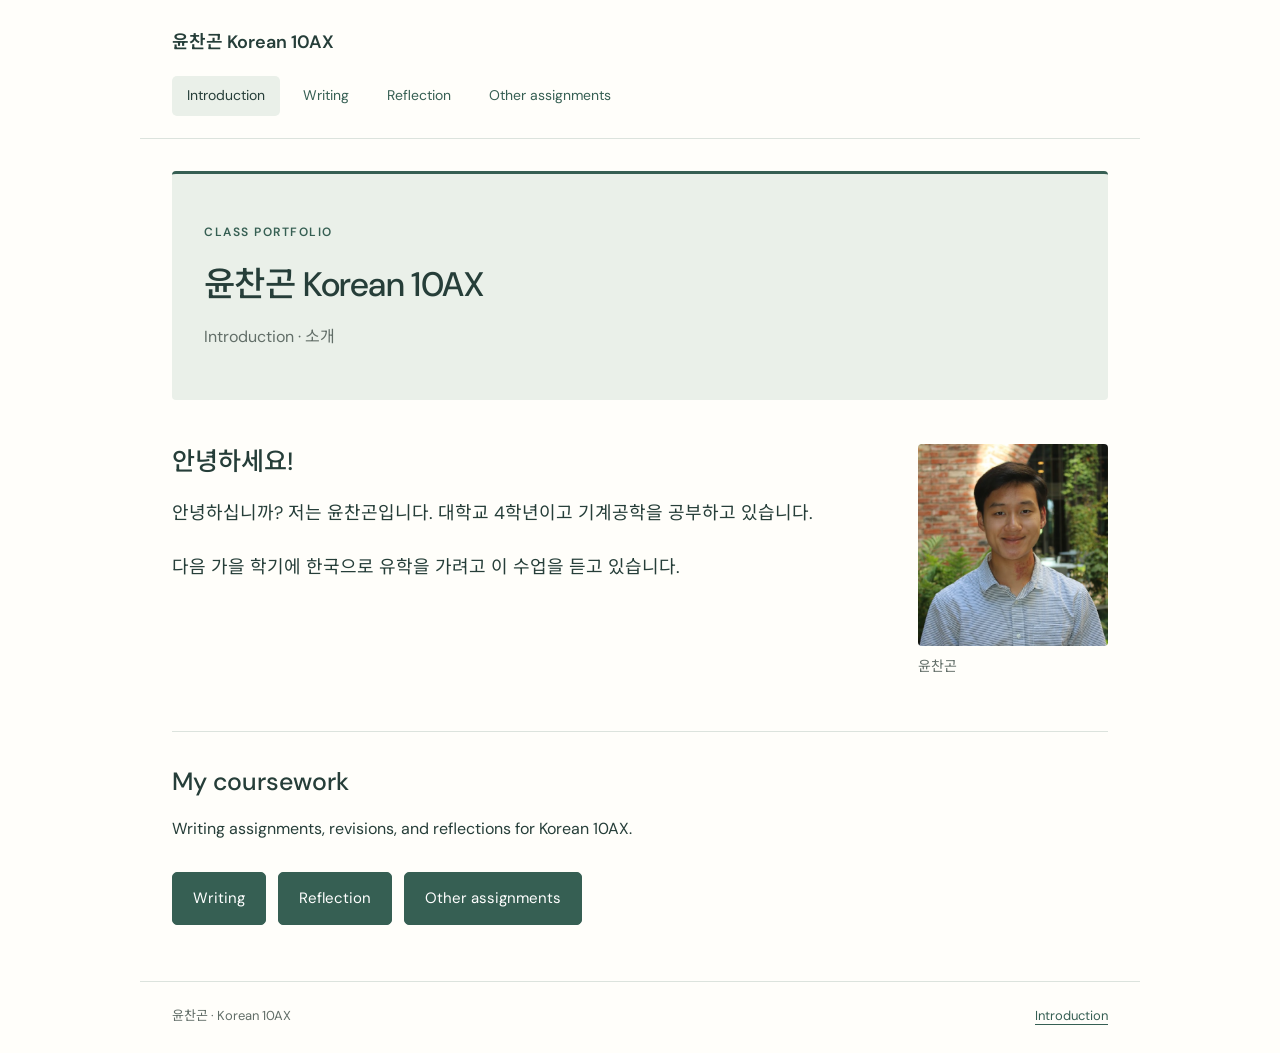
<file: index.html>
<!DOCTYPE html>
<html lang="en">
<head><meta charset="UTF-8"><meta name="viewport" content="width=device-width, initial-scale=1"><meta name="description" content="윤찬곤’s Korean 10AX class portfolio."><title>Introduction | 윤찬곤 Korean 10AX</title><link rel="stylesheet" href="design.css"></head>
<body><header><a class="brand" href="index.html">윤찬곤 Korean 10AX</a><nav aria-label="Main navigation"><a class="nav-button" href="index.html" aria-current="page">Introduction</a><a class="nav-button" href="writing.html">Writing</a><a class="nav-button" href="reflection.html">Reflection</a><a class="nav-button" href="assignments.html">Other assignments</a></nav></header>
<main><section class="hero"><p class="eyebrow">CLASS PORTFOLIO</p><h1>윤찬곤 Korean 10AX</h1><p>Introduction · 소개</p></section>
<section class="about"><figure class="portrait"><img src="images/Portrait%20of%20Chris.png" alt="Portrait of 윤찬곤" width="282" height="300"><figcaption>윤찬곤</figcaption></figure><h2>안녕하세요!</h2><div lang="ko" class="introduction"><p>안녕하십니까? 저는 윤찬곤입니다. 대학교 4학년이고 기계공학을 공부하고 있습니다.</p><p>다음 가을 학기에 한국으로 유학을 가려고 이 수업을 듣고 있습니다.</p></div></section>
<section><h2>My coursework</h2><p>Writing assignments, revisions, and reflections for Korean 10AX.</p><div class="page-buttons"><a class="button" href="writing.html">Writing</a><a class="button" href="reflection.html">Reflection</a><a class="button" href="assignments.html">Other assignments</a></div></section></main><footer><span>윤찬곤 · Korean 10AX</span><a href="index.html">Introduction</a></footer></body></html>
</file>
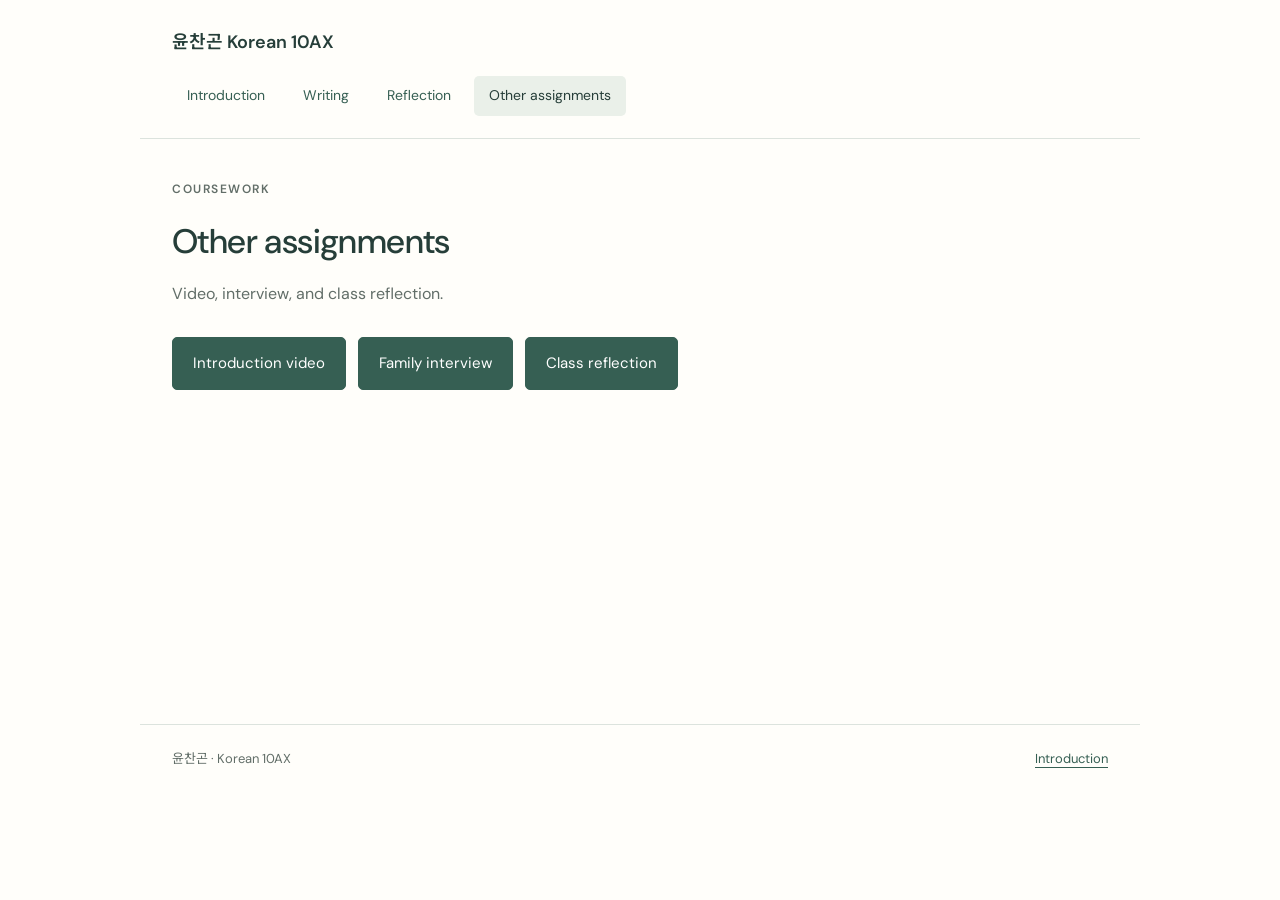
<file: assignments.html>
<!DOCTYPE html>
<html lang="en">
<head><meta charset="UTF-8"><meta name="viewport" content="width=device-width, initial-scale=1"><meta name="description" content="윤찬곤’s Korean 10AX class portfolio."><title>Other assignments | 윤찬곤 Korean 10AX</title><link rel="stylesheet" href="design.css"></head>
<body><header><a class="brand" href="index.html">윤찬곤 Korean 10AX</a><nav aria-label="Main navigation"><a class="nav-button" href="index.html">Introduction</a><a class="nav-button" href="writing.html">Writing</a><a class="nav-button" href="reflection.html">Reflection</a><a class="nav-button" href="assignments.html" aria-current="page">Other assignments</a></nav></header>
<main><section class="page-heading"><p class="eyebrow">COURSEWORK</p><h1>Other assignments</h1><p>Video, interview, and class reflection.</p></section><div class="page-buttons"><a class="button" href="video.html">Introduction video</a><a class="button" href="interview.html">Family interview</a><a class="button" href="class-reflection.html">Class reflection</a></div></main><footer><span>윤찬곤 · Korean 10AX</span><a href="index.html">Introduction</a></footer></body></html>
</file>
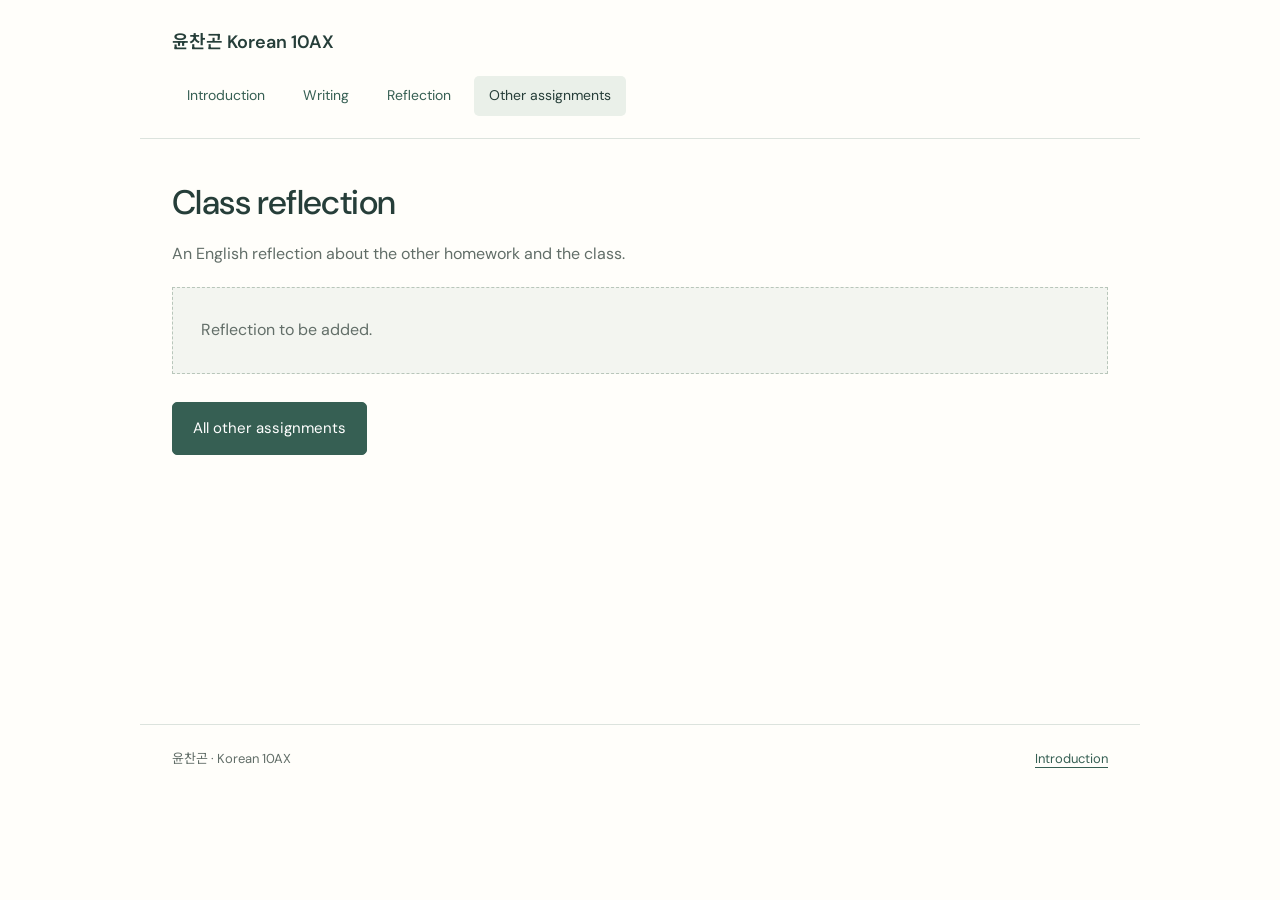
<file: class-reflection.html>
<!DOCTYPE html>
<html lang="en">
<head><meta charset="UTF-8"><meta name="viewport" content="width=device-width, initial-scale=1"><meta name="description" content="윤찬곤’s Korean 10AX class portfolio."><title>Class reflection | 윤찬곤 Korean 10AX</title><link rel="stylesheet" href="design.css"></head>
<body><header><a class="brand" href="index.html">윤찬곤 Korean 10AX</a><nav aria-label="Main navigation"><a class="nav-button" href="index.html">Introduction</a><a class="nav-button" href="writing.html">Writing</a><a class="nav-button" href="reflection.html">Reflection</a><a class="nav-button" href="assignments.html" aria-current="page">Other assignments</a></nav></header>
<main><section class="page-heading"><h1>Class reflection</h1><p>An English reflection about the other homework and the class.</p></section><section class="empty-state"><p>Reflection to be added.</p></section><div class="page-buttons"><a class="button" href="assignments.html">All other assignments</a></div></main><footer><span>윤찬곤 · Korean 10AX</span><a href="index.html">Introduction</a></footer></body></html>
</file>
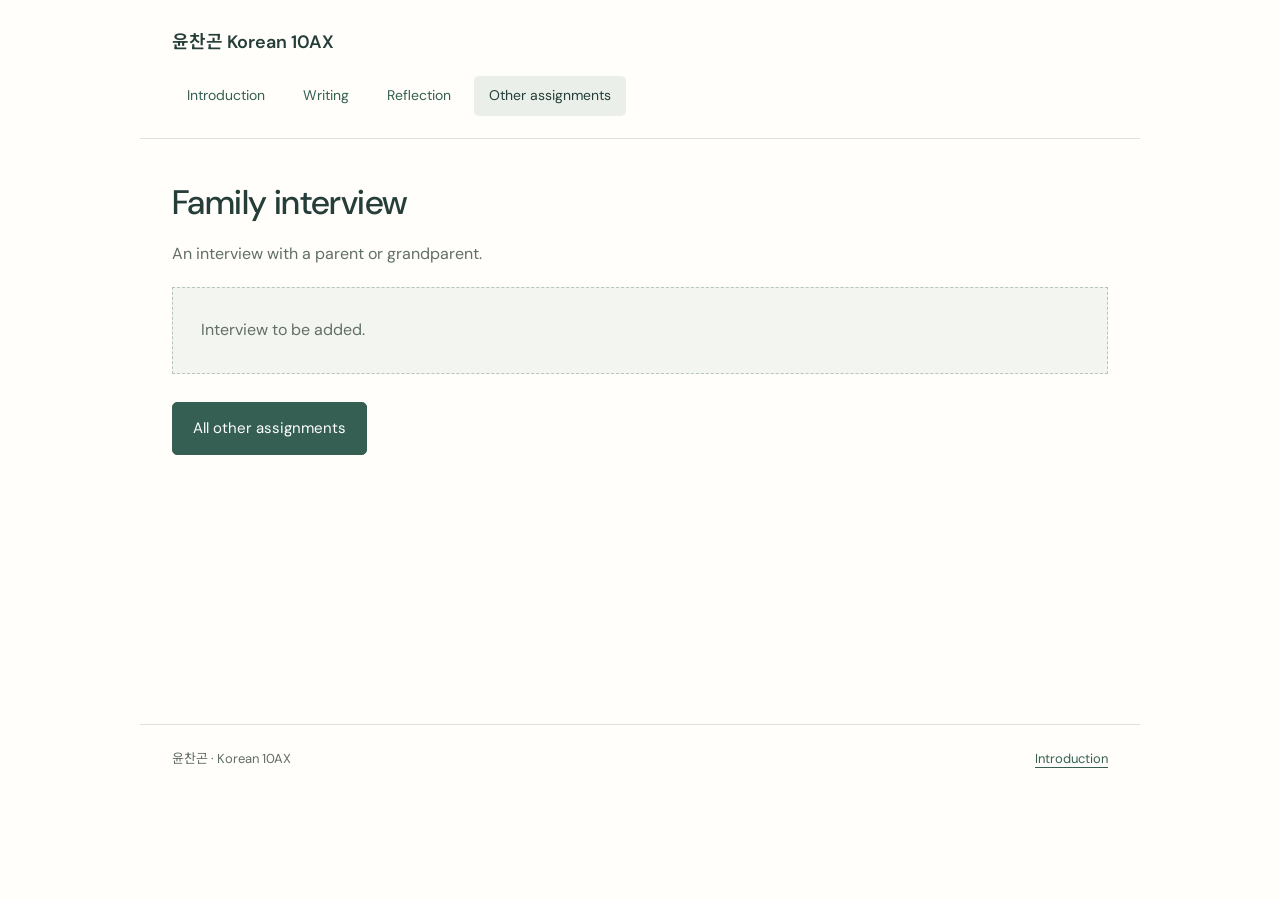
<file: interview.html>
<!DOCTYPE html>
<html lang="en">
<head><meta charset="UTF-8"><meta name="viewport" content="width=device-width, initial-scale=1"><meta name="description" content="윤찬곤’s Korean 10AX class portfolio."><title>Family interview | 윤찬곤 Korean 10AX</title><link rel="stylesheet" href="design.css"></head>
<body><header><a class="brand" href="index.html">윤찬곤 Korean 10AX</a><nav aria-label="Main navigation"><a class="nav-button" href="index.html">Introduction</a><a class="nav-button" href="writing.html">Writing</a><a class="nav-button" href="reflection.html">Reflection</a><a class="nav-button" href="assignments.html" aria-current="page">Other assignments</a></nav></header>
<main><section class="page-heading"><h1>Family interview</h1><p>An interview with a parent or grandparent.</p></section><section class="empty-state"><p>Interview to be added.</p></section><div class="page-buttons"><a class="button" href="assignments.html">All other assignments</a></div></main><footer><span>윤찬곤 · Korean 10AX</span><a href="index.html">Introduction</a></footer></body></html>
</file>
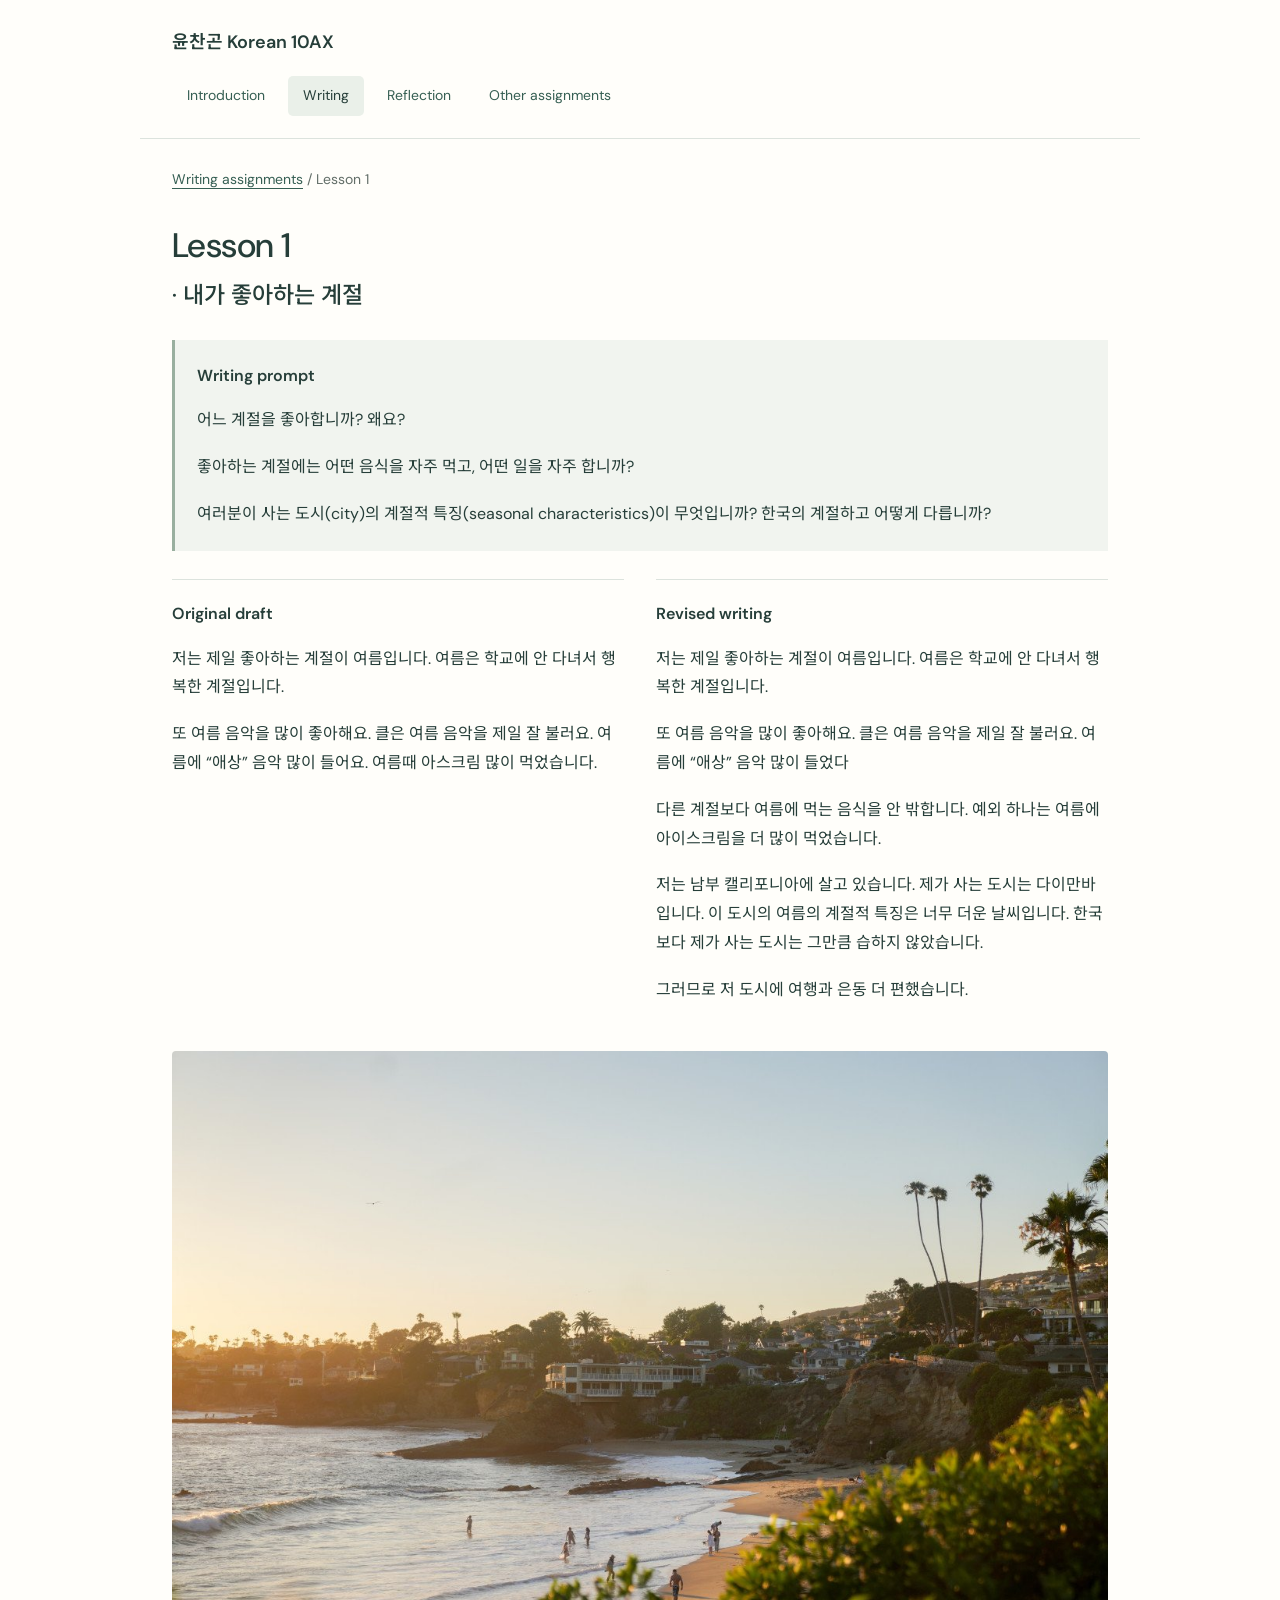
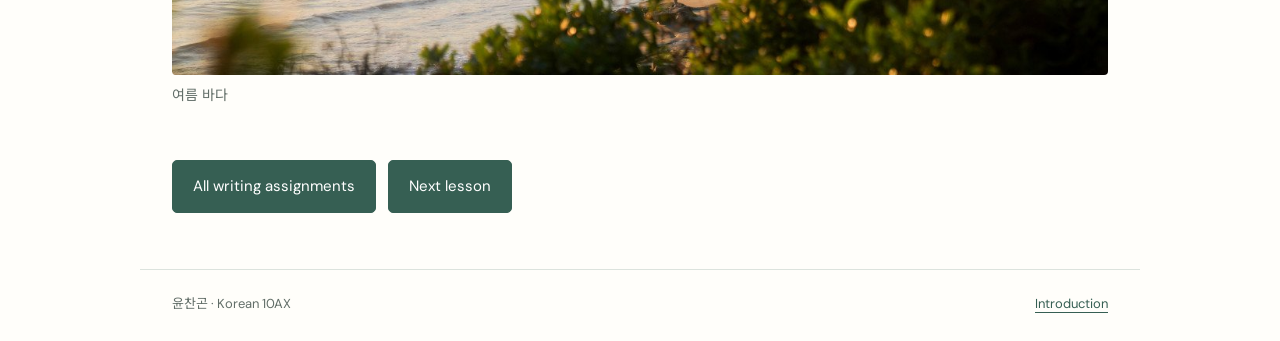
<file: lesson-1.html>
<!DOCTYPE html>
<html lang="en">
<head><meta charset="UTF-8"><meta name="viewport" content="width=device-width, initial-scale=1"><meta name="description" content="윤찬곤’s Korean 10AX class portfolio."><title>Lesson 1 | 윤찬곤 Korean 10AX</title><link rel="stylesheet" href="design.css"></head>
<body><header><a class="brand" href="index.html">윤찬곤 Korean 10AX</a><nav aria-label="Main navigation"><a class="nav-button" href="index.html">Introduction</a><a class="nav-button" href="writing.html" aria-current="page">Writing</a><a class="nav-button" href="reflection.html">Reflection</a><a class="nav-button" href="assignments.html">Other assignments</a></nav></header>
<main><p class="breadcrumb"><a href="writing.html">Writing assignments</a> / Lesson 1</p><article class="lesson" id="lesson-1">
<div class="lesson-heading"><h1>Lesson 1 <span lang="ko">· 내가 좋아하는 계절</span></h1></div>
<section class="assignment-prompt" lang="ko"><h4>Writing prompt</h4>
<p>어느 계절을 좋아합니까?  왜요?</p>
<p>좋아하는 계절에는 어떤 음식을 자주 먹고, 어떤 일을 자주 합니까?</p>
<p>여러분이 사는 도시(city)의 계절적 특징(seasonal characteristics)이 무엇입니까?  한국의 계절하고 어떻게 다릅니까?</p></section>
<div class="versions">
<section lang="ko"><h4 lang="en">Original draft</h4>
<p>저는 제일 좋아하는 계절이 여름입니다. 여름은 학교에 안 다녀서 행복한 계절입니다.</p>
<p>또 여름 음악을 많이 좋아해요. 클은 여름 음악을 제일 잘 불러요. 여름에 “애상” 음악 많이 들어요. 여름때 아스크림 많이 먹었습니다.</p></section>
<section lang="ko"><h4 lang="en">Revised writing</h4>
<p>저는 제일 좋아하는 계절이 여름입니다. 여름은 학교에 안 다녀서 행복한 계절입니다.</p>
<p>또 여름 음악을 많이 좋아해요. 클은 여름 음악을 제일 잘 불러요. 여름에 “애상” 음악 많이 들었다</p>
<p>다른 계절보다 여름에 먹는 음식을 안 밖합니다. 예외 하나는 여름에 아이스크림을 더 많이 먹었습니다.</p>
<p>저는 남부 캘리포니아에 살고 있습니다. 제가 사는 도시는 다이만바입니다. 이 도시의 여름의 계절적 특징은 너무 더운 날씨입니다. 한국보다 제가 사는 도시는 그만큼 습하지 않았습니다.</p>
<p>그러므로 저 도시에 여행과 은동 더 편했습니다.</p></section>
</div>
<figure><img src="Lesson_1_Picture.jpg" alt="A beach with palm trees and people by the ocean at sunset" width="1200" height="800" loading="lazy"><figcaption lang="ko">여름 바다</figcaption></figure>
</article><div class="page-buttons"><a class="button" href="writing.html">All writing assignments</a><a class="button" href="lesson-2.html">Next lesson</a></div></main><footer><span>윤찬곤 · Korean 10AX</span><a href="index.html">Introduction</a></footer></body></html>
</file>
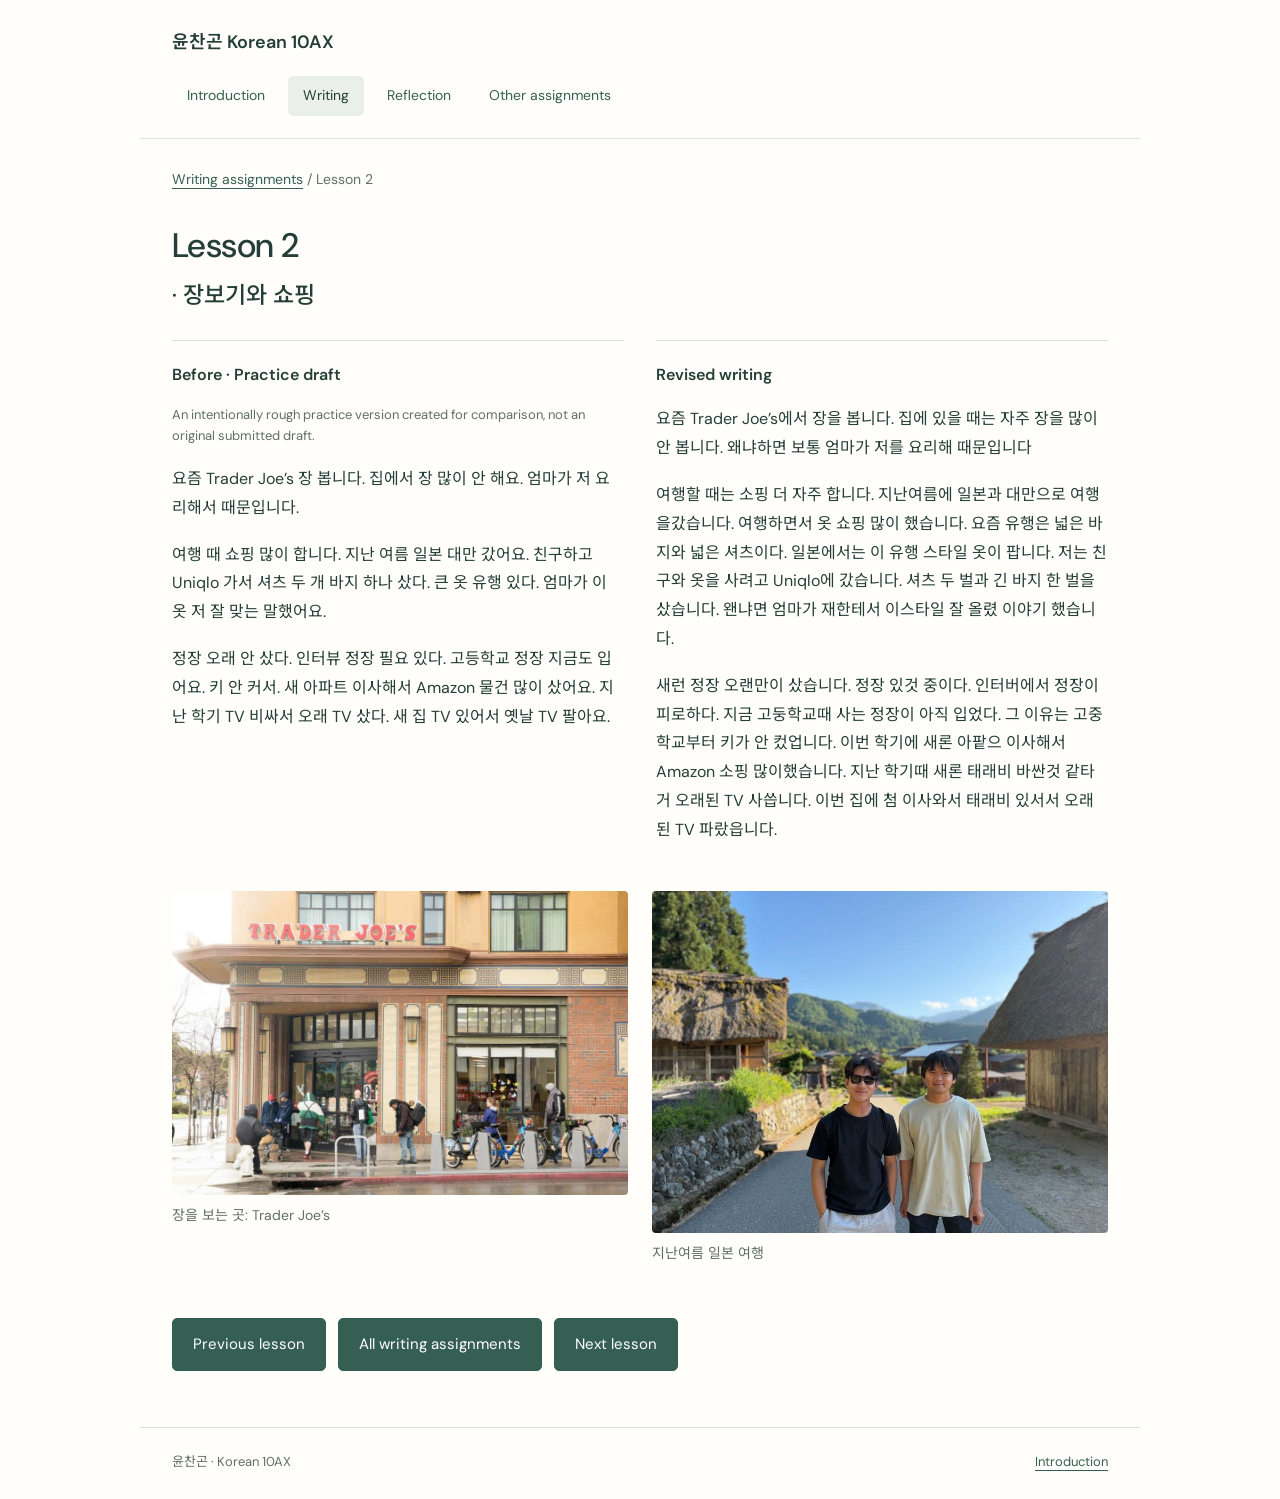
<file: lesson-2.html>
<!DOCTYPE html>
<html lang="en">
<head><meta charset="UTF-8"><meta name="viewport" content="width=device-width, initial-scale=1"><meta name="description" content="윤찬곤’s Korean 10AX class portfolio."><title>Lesson 2 | 윤찬곤 Korean 10AX</title><link rel="stylesheet" href="design.css"></head>
<body><header><a class="brand" href="index.html">윤찬곤 Korean 10AX</a><nav aria-label="Main navigation"><a class="nav-button" href="index.html">Introduction</a><a class="nav-button" href="writing.html" aria-current="page">Writing</a><a class="nav-button" href="reflection.html">Reflection</a><a class="nav-button" href="assignments.html">Other assignments</a></nav></header>
<main><p class="breadcrumb"><a href="writing.html">Writing assignments</a> / Lesson 2</p><article class="lesson" id="lesson-2"><div class="lesson-heading"><div><h1>Lesson 2 <span>· 장보기와 쇼핑</span></h1></div></div><div class="versions"><section lang="ko"><h4 lang="en">Before · Practice draft</h4><p class="draft-note" lang="en">An intentionally rough practice version created for comparison, not an original submitted draft.</p><p>요즘 Trader Joe’s 장 봅니다. 집에서 장 많이 안 해요. 엄마가 저 요리해서 때문입니다.</p><p>여행 때 쇼핑 많이 합니다. 지난 여름 일본 대만 갔어요. 친구하고 Uniqlo 가서 셔츠 두 개 바지 하나 샀다. 큰 옷 유행 있다. 엄마가 이 옷 저 잘 맞는 말했어요.</p><p>정장 오래 안 샀다. 인터뷰 정장 필요 있다. 고등학교 정장 지금도 입어요. 키 안 커서. 새 아파트 이사해서 Amazon 물건 많이 샀어요. 지난 학기 TV 비싸서 오래 TV 샀다. 새 집 TV 있어서 옛날 TV 팔아요.</p></section><section lang="ko"><h4 lang="en">Revised writing</h4><p>요즘 Trader Joe’s에서 장을 봅니다. 집에 있을 때는 자주 장을 많이 안 봅니다. 왜냐하면 보통 엄마가 저를 요리해 때문입니다</p><p>여행할 때는 소핑 더 자주 합니다. 지난여름에 일본과 대만으로 여행을갔습니다. 여행하면서 옷 쇼핑 많이 했습니다. 요즘 유행은 넓은 바지와 넓은 셔츠이다. 일본에서는 이 유행 스타일 옷이 팝니다. 저는 친구와 옷을 사려고 Uniqlo에 갔습니다. 셔츠 두 벌과 긴 바지 한 벌을 샀습니다. 왠냐면 엄마가 재한테서 이스타일 잘 올렸 이야기 했습니다.</p><p>새런 정장 오랜만이 샀습니다. 정장 있것 중이다. 인터버에서 정장이 피로하다. 지금 고둥학교때 사는 정장이 아직 입었다. 그 이유는 고중학교부터 키가 안 컸업니다. 이번 학기에 새론 아팥으 이사해서 Amazon 소핑 많이했습니다. 지난 학기때 새론 태래비 바싼것 같타거 오래된 TV 사씁니다. 이번 집에 첨 이사와서 태래비 있서서 오래된 TV 파랐읍니다.</p></section></div><div class="lesson-gallery"><figure><img src="images/Lesson_2_Picture1.jpg" alt="The entrance to a Trader Joe’s grocery store" width="1024" height="683" loading="lazy"><figcaption lang="ko">장을 보는 곳: Trader Joe’s</figcaption></figure><figure><img src="images/Lesson_2_Picture2.jpg" alt="Two people standing in a village with traditional thatched-roof houses in Japan" width="836" height="627" loading="lazy"><figcaption lang="ko">지난여름 일본 여행</figcaption></figure></div></article><div class="page-buttons"><a class="button" href="lesson-1.html">Previous lesson</a><a class="button" href="writing.html">All writing assignments</a><a class="button" href="lesson-3.html">Next lesson</a></div></main><footer><span>윤찬곤 · Korean 10AX</span><a href="index.html">Introduction</a></footer></body></html>
</file>
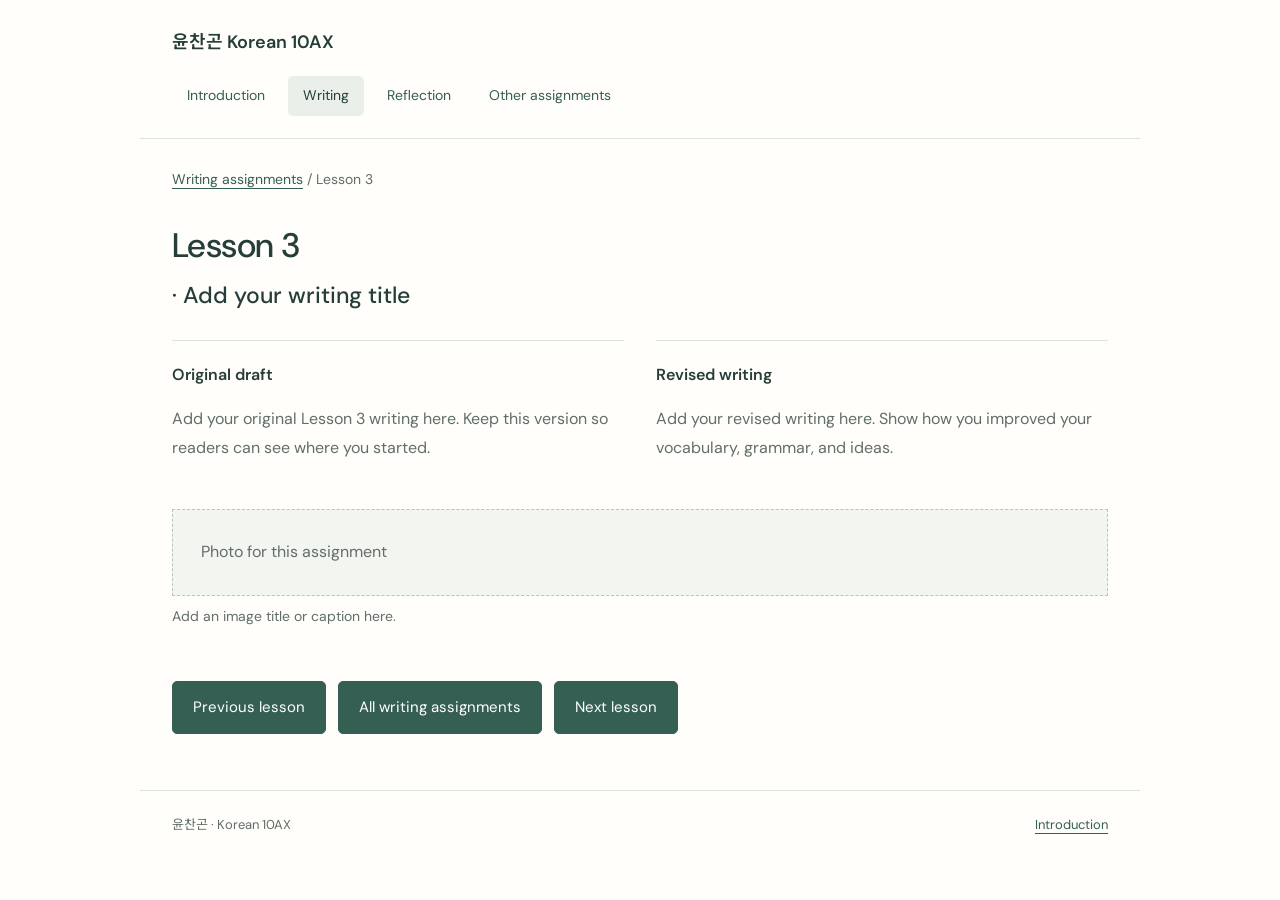
<file: lesson-3.html>
<!DOCTYPE html>
<html lang="en">
<head><meta charset="UTF-8"><meta name="viewport" content="width=device-width, initial-scale=1"><meta name="description" content="윤찬곤’s Korean 10AX class portfolio."><title>Lesson 3 | 윤찬곤 Korean 10AX</title><link rel="stylesheet" href="design.css"></head>
<body><header><a class="brand" href="index.html">윤찬곤 Korean 10AX</a><nav aria-label="Main navigation"><a class="nav-button" href="index.html">Introduction</a><a class="nav-button" href="writing.html" aria-current="page">Writing</a><a class="nav-button" href="reflection.html">Reflection</a><a class="nav-button" href="assignments.html">Other assignments</a></nav></header>
<main><p class="breadcrumb"><a href="writing.html">Writing assignments</a> / Lesson 3</p><article class="lesson" id="lesson-3"><div class="lesson-heading"><div><h1>Lesson 3 <span>· Add your writing title</span></h1></div></div><div class="versions"><section><h4>Original draft</h4><p class="placeholder">Add your original Lesson 3 writing here. Keep this version so readers can see where you started.</p></section><section><h4>Revised writing</h4><p class="placeholder">Add your revised writing here. Show how you improved your vocabulary, grammar, and ideas.</p></section></div><figure><div class="image-placeholder">Photo for this assignment</div><figcaption>Add an image title or caption here.</figcaption></figure></article><div class="page-buttons"><a class="button" href="lesson-2.html">Previous lesson</a><a class="button" href="writing.html">All writing assignments</a><a class="button" href="lesson-4.html">Next lesson</a></div></main><footer><span>윤찬곤 · Korean 10AX</span><a href="index.html">Introduction</a></footer></body></html>
</file>
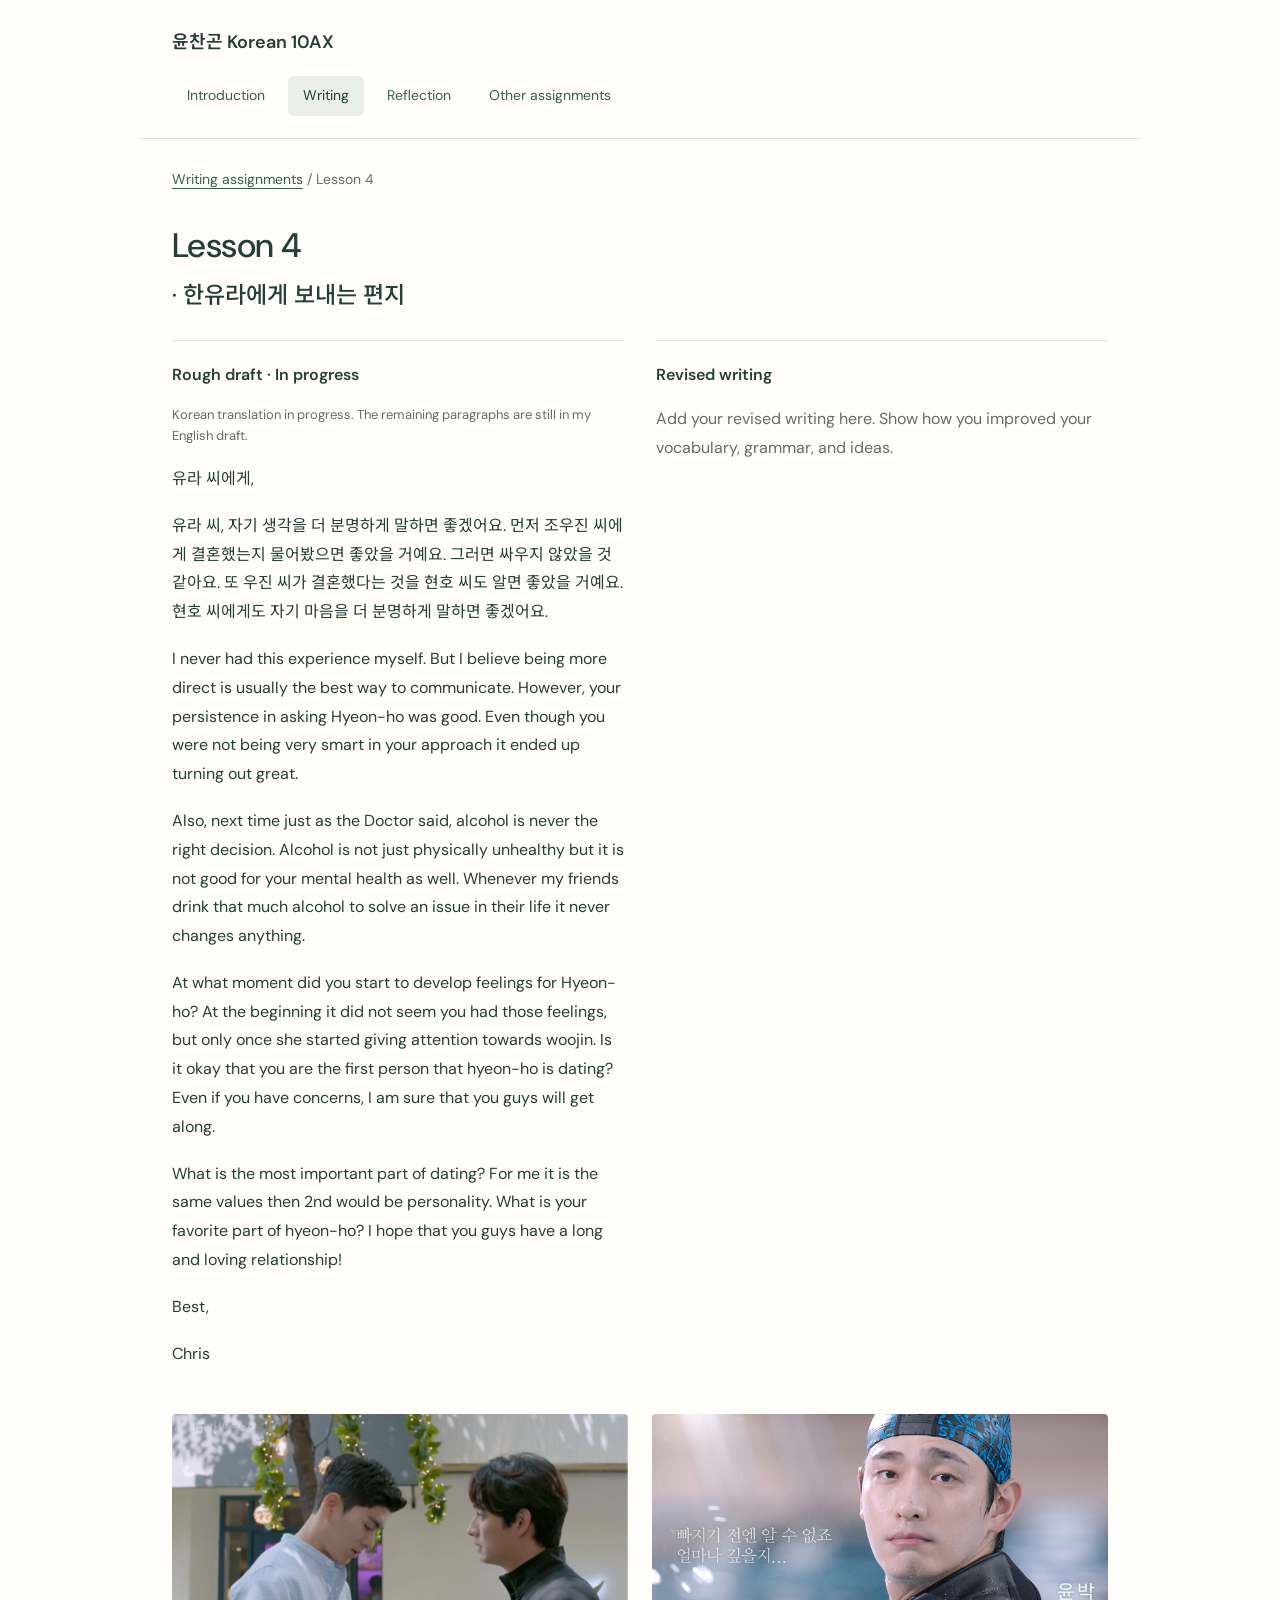
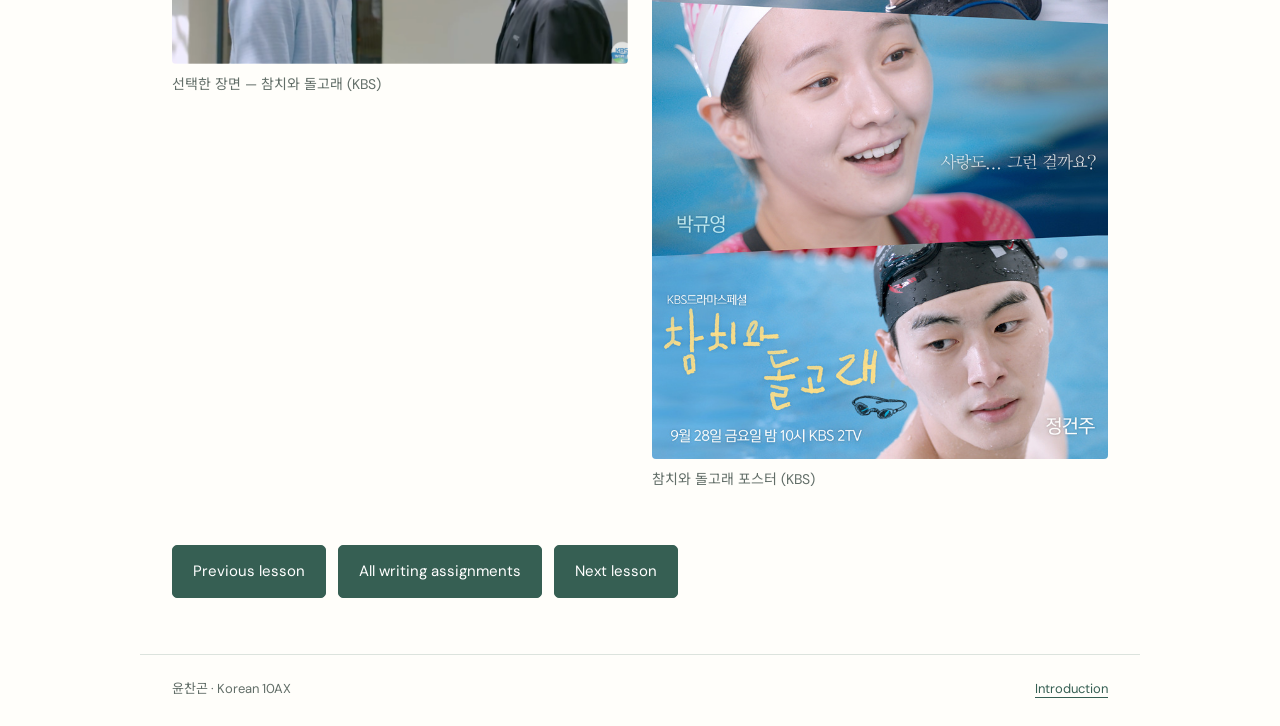
<file: lesson-4.html>
<!DOCTYPE html>
<html lang="en">
<head><meta charset="UTF-8"><meta name="viewport" content="width=device-width, initial-scale=1"><meta name="description" content="윤찬곤’s Korean 10AX class portfolio."><title>Lesson 4 | 윤찬곤 Korean 10AX</title><link rel="stylesheet" href="design.css"></head>
<body><header><a class="brand" href="index.html">윤찬곤 Korean 10AX</a><nav aria-label="Main navigation"><a class="nav-button" href="index.html">Introduction</a><a class="nav-button" href="writing.html" aria-current="page">Writing</a><a class="nav-button" href="reflection.html">Reflection</a><a class="nav-button" href="assignments.html">Other assignments</a></nav></header>
<main><p class="breadcrumb"><a href="writing.html">Writing assignments</a> / Lesson 4</p><article class="lesson" id="lesson-4"><div class="lesson-heading"><div><h1>Lesson 4 <span>· 한유라에게 보내는 편지</span></h1></div></div><div class="versions"><section><h4>Rough draft · In progress</h4><p class="draft-note">Korean translation in progress. The remaining paragraphs are still in my English draft.</p><div lang="ko"><p>유라 씨에게,</p><p>유라 씨, 자기 생각을 더 분명하게 말하면 좋겠어요. 먼저 조우진 씨에게 결혼했는지 물어봤으면 좋았을 거예요. 그러면 싸우지 않았을 것 같아요. 또 우진 씨가 결혼했다는 것을 현호 씨도 알면 좋았을 거예요. 현호 씨에게도 자기 마음을 더 분명하게 말하면 좋겠어요.</p></div><div lang="en"><p>I never had this experience myself. But I believe being more direct is usually the best way to communicate. However, your persistence in asking Hyeon-ho was good. Even though you were not being very smart in your approach it ended up turning out great.</p><p>Also, next time just as the Doctor said, alcohol is never the right decision. Alcohol is not just physically unhealthy but it is not good for your mental health as well. Whenever my friends drink that much alcohol to solve an issue in their life it never changes anything.</p><p>At what moment did you start to develop feelings for Hyeon-ho? At the beginning it did not seem you had those feelings, but only once she started giving attention towards woojin. Is it okay that you are the first person that hyeon-ho is dating? Even if you have concerns, I am sure that you guys will get along.</p><p>What is the most important part of dating? For me it is the same values then 2nd would be personality. What is your favorite part of hyeon-ho? I hope that you guys have a long and loving relationship!</p><p>Best,</p><p>Chris</p></div></section><section><h4>Revised writing</h4><p class="placeholder">Add your revised writing here. Show how you improved your vocabulary, grammar, and ideas.</p></section></div><div class="lesson-gallery"><figure><img src="images/L4_Chosen_Scene.png" alt="Two characters talking in a scene from Tuna and Dolphin" width="547" height="299" loading="lazy"><figcaption lang="ko">선택한 장면 — 참치와 돌고래 (KBS)</figcaption></figure><figure><img src="images/L4_KBS_Drama_Special-_Tuna_and_Dolphin-p01.jpg" alt="KBS drama poster for Tuna and Dolphin" width="724" height="1024" loading="lazy"><figcaption lang="ko">참치와 돌고래 포스터 (KBS)</figcaption></figure></div></article><div class="page-buttons"><a class="button" href="lesson-3.html">Previous lesson</a><a class="button" href="writing.html">All writing assignments</a><a class="button" href="lesson-5.html">Next lesson</a></div></main><footer><span>윤찬곤 · Korean 10AX</span><a href="index.html">Introduction</a></footer></body></html>
</file>
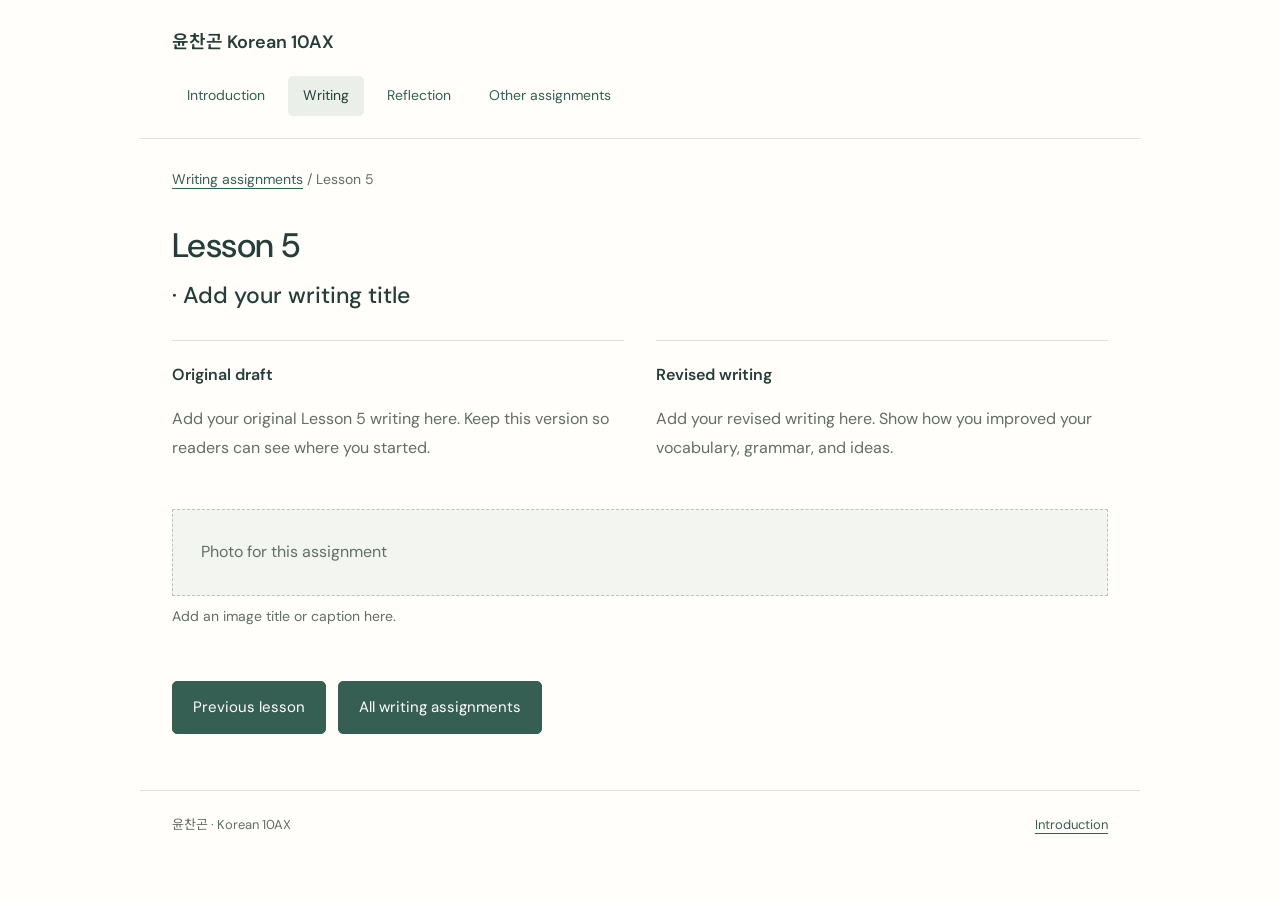
<file: lesson-5.html>
<!DOCTYPE html>
<html lang="en">
<head><meta charset="UTF-8"><meta name="viewport" content="width=device-width, initial-scale=1"><meta name="description" content="윤찬곤’s Korean 10AX class portfolio."><title>Lesson 5 | 윤찬곤 Korean 10AX</title><link rel="stylesheet" href="design.css"></head>
<body><header><a class="brand" href="index.html">윤찬곤 Korean 10AX</a><nav aria-label="Main navigation"><a class="nav-button" href="index.html">Introduction</a><a class="nav-button" href="writing.html" aria-current="page">Writing</a><a class="nav-button" href="reflection.html">Reflection</a><a class="nav-button" href="assignments.html">Other assignments</a></nav></header>
<main><p class="breadcrumb"><a href="writing.html">Writing assignments</a> / Lesson 5</p><article class="lesson" id="lesson-5"><div class="lesson-heading"><div><h1>Lesson 5 <span>· Add your writing title</span></h1></div></div><div class="versions"><section><h4>Original draft</h4><p class="placeholder">Add your original Lesson 5 writing here. Keep this version so readers can see where you started.</p></section><section><h4>Revised writing</h4><p class="placeholder">Add your revised writing here. Show how you improved your vocabulary, grammar, and ideas.</p></section></div><figure><div class="image-placeholder">Photo for this assignment</div><figcaption>Add an image title or caption here.</figcaption></figure></article><div class="page-buttons"><a class="button" href="lesson-4.html">Previous lesson</a><a class="button" href="writing.html">All writing assignments</a></div></main><footer><span>윤찬곤 · Korean 10AX</span><a href="index.html">Introduction</a></footer></body></html>
</file>
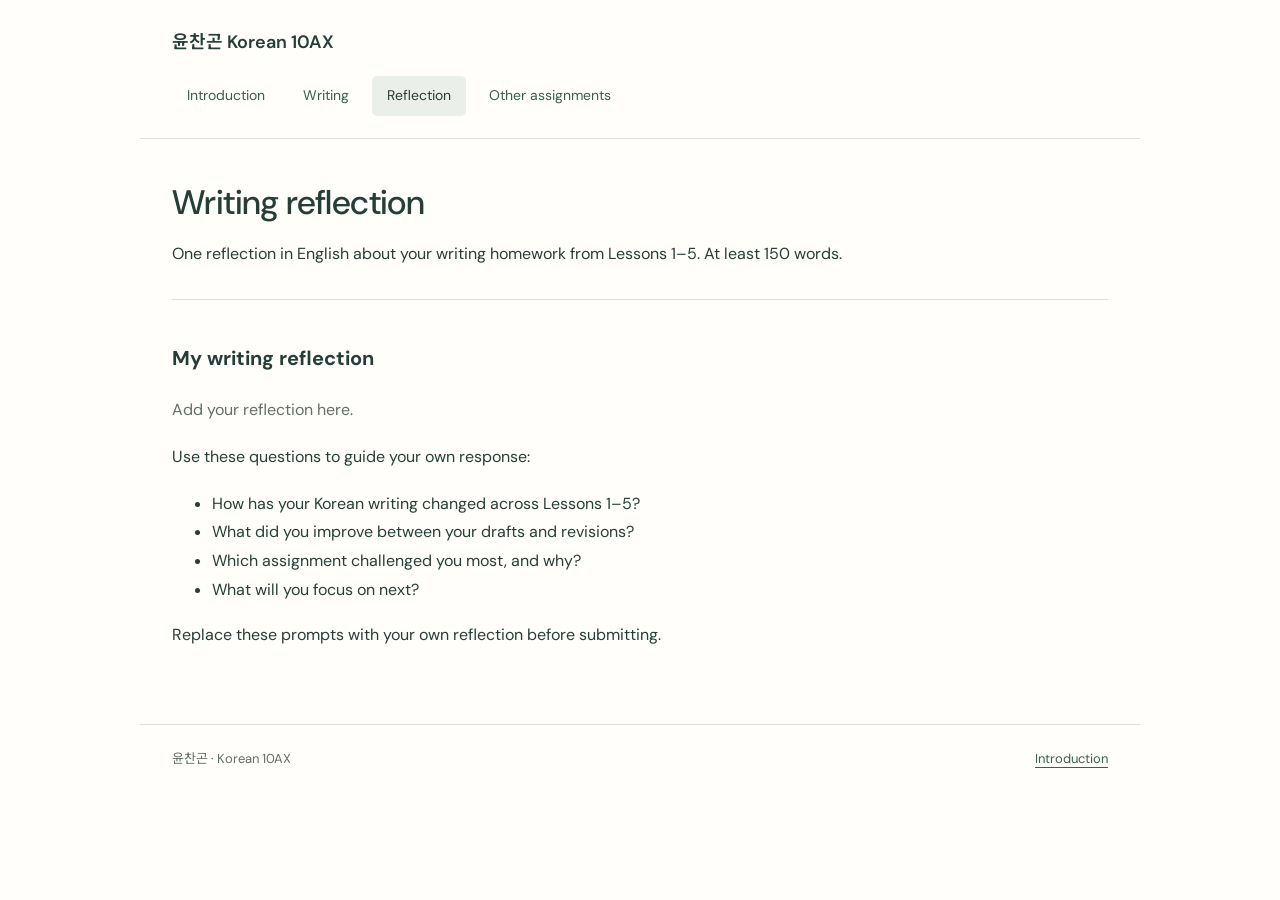
<file: reflection.html>
<!DOCTYPE html>
<html lang="en">
<head><meta charset="UTF-8"><meta name="viewport" content="width=device-width, initial-scale=1"><meta name="description" content="윤찬곤’s Korean 10AX class portfolio."><title>Writing reflection | 윤찬곤 Korean 10AX</title><link rel="stylesheet" href="design.css"></head>
<body><header><a class="brand" href="index.html">윤찬곤 Korean 10AX</a><nav aria-label="Main navigation"><a class="nav-button" href="index.html">Introduction</a><a class="nav-button" href="writing.html">Writing</a><a class="nav-button" href="reflection.html" aria-current="page">Reflection</a><a class="nav-button" href="assignments.html">Other assignments</a></nav></header>
<main><section class="reflection" id="reflection"><div><h1>Writing reflection</h1><p>One reflection in English about your writing homework from Lessons 1–5. At least 150 words.</p></div><div class="reflection-paper"><h3>My writing reflection</h3><p class="placeholder">Add your reflection here.</p><p>Use these questions to guide your own response:</p><ul><li>How has your Korean writing changed across Lessons 1–5?</li><li>What did you improve between your drafts and revisions?</li><li>Which assignment challenged you most, and why?</li><li>What will you focus on next?</li></ul><p class="word-note">Replace these prompts with your own reflection before submitting.</p></div></section></main><footer><span>윤찬곤 · Korean 10AX</span><a href="index.html">Introduction</a></footer></body></html>
</file>
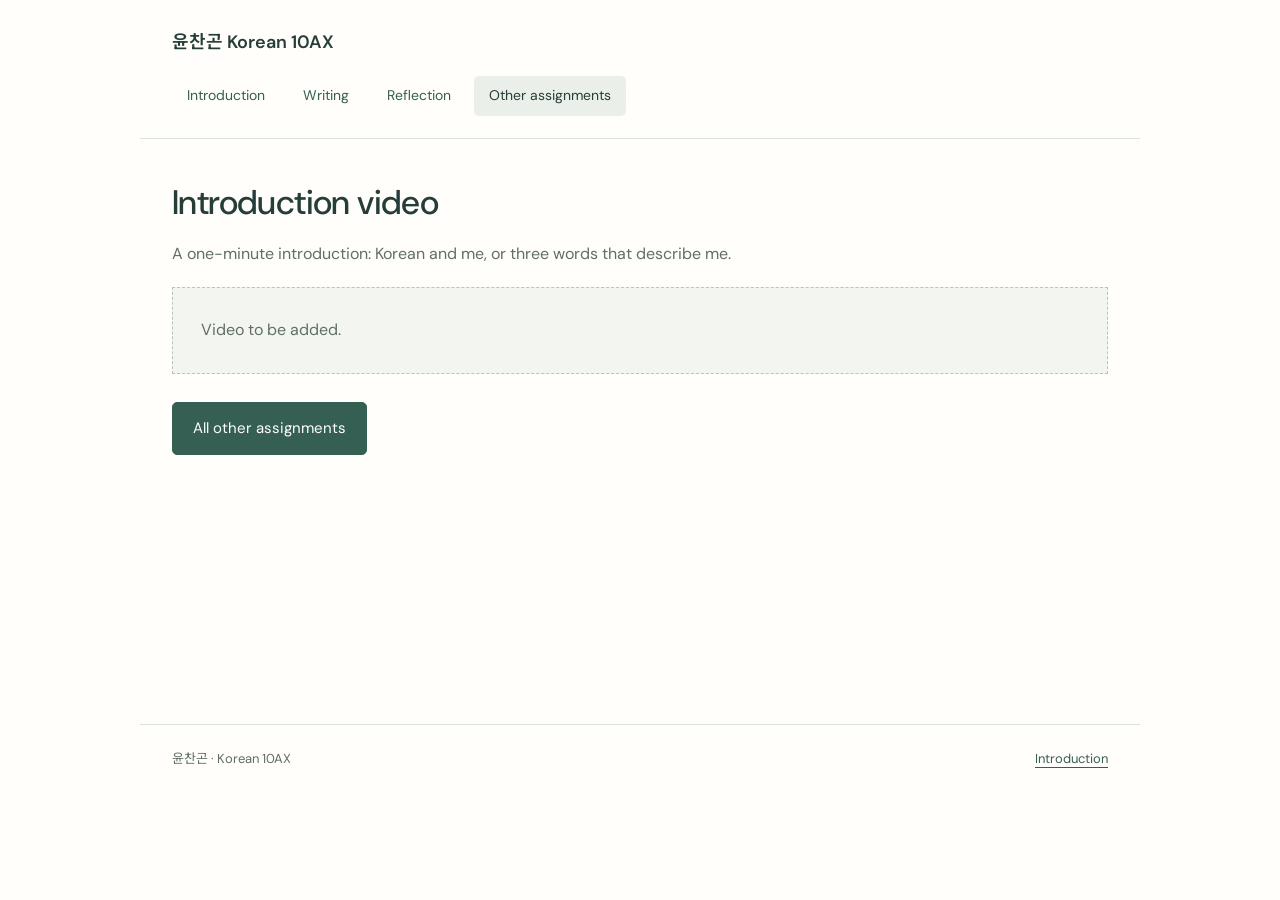
<file: video.html>
<!DOCTYPE html>
<html lang="en">
<head><meta charset="UTF-8"><meta name="viewport" content="width=device-width, initial-scale=1"><meta name="description" content="윤찬곤’s Korean 10AX class portfolio."><title>Introduction video | 윤찬곤 Korean 10AX</title><link rel="stylesheet" href="design.css"></head>
<body><header><a class="brand" href="index.html">윤찬곤 Korean 10AX</a><nav aria-label="Main navigation"><a class="nav-button" href="index.html">Introduction</a><a class="nav-button" href="writing.html">Writing</a><a class="nav-button" href="reflection.html">Reflection</a><a class="nav-button" href="assignments.html" aria-current="page">Other assignments</a></nav></header>
<main><section class="page-heading"><h1>Introduction video</h1><p>A one-minute introduction: Korean and me, or three words that describe me.</p></section><section class="empty-state"><p>Video to be added.</p></section><div class="page-buttons"><a class="button" href="assignments.html">All other assignments</a></div></main><footer><span>윤찬곤 · Korean 10AX</span><a href="index.html">Introduction</a></footer></body></html>
</file>
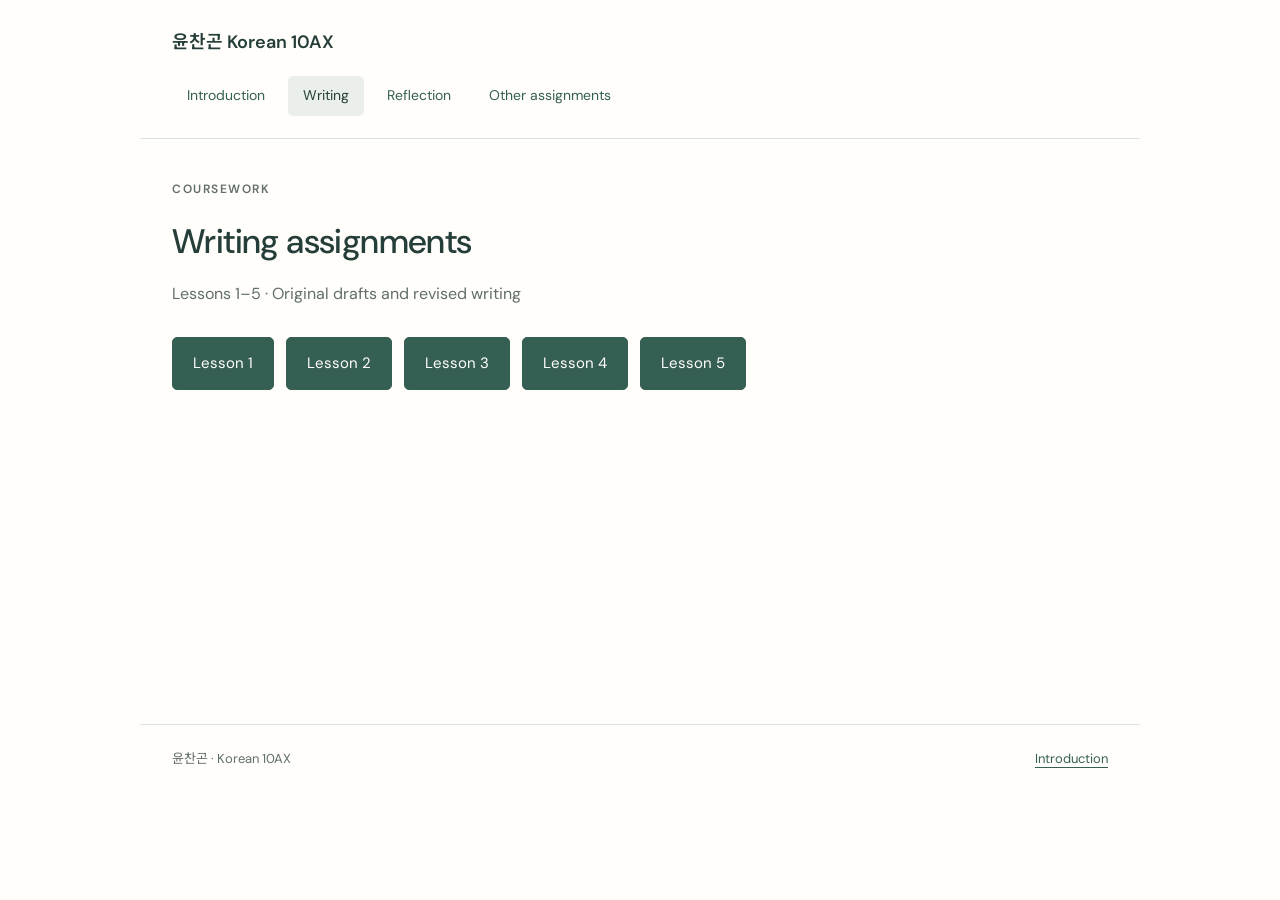
<file: writing.html>
<!DOCTYPE html>
<html lang="en">
<head><meta charset="UTF-8"><meta name="viewport" content="width=device-width, initial-scale=1"><meta name="description" content="윤찬곤’s Korean 10AX class portfolio."><title>Writing assignments | 윤찬곤 Korean 10AX</title><link rel="stylesheet" href="design.css"></head>
<body><header><a class="brand" href="index.html">윤찬곤 Korean 10AX</a><nav aria-label="Main navigation"><a class="nav-button" href="index.html">Introduction</a><a class="nav-button" href="writing.html" aria-current="page">Writing</a><a class="nav-button" href="reflection.html">Reflection</a><a class="nav-button" href="assignments.html">Other assignments</a></nav></header>
<main><section class="page-heading"><p class="eyebrow">COURSEWORK</p><h1>Writing assignments</h1><p>Lessons 1–5 · Original drafts and revised writing</p></section><div class="page-buttons"><a class="button" href="lesson-1.html">Lesson 1</a><a class="button" href="lesson-2.html">Lesson 2</a><a class="button" href="lesson-3.html">Lesson 3</a><a class="button" href="lesson-4.html">Lesson 4</a><a class="button" href="lesson-5.html">Lesson 5</a></div></main><footer><span>윤찬곤 · Korean 10AX</span><a href="index.html">Introduction</a></footer></body></html>
</file>
<file: design.css>
@import url('https://fonts.googleapis.com/css2?family=DM+Sans:wght@400;500;600;700&family=Noto+Sans+KR:wght@400;500;600&display=swap');
:root { --ink: #263e39; --accent: #365f53; --muted: #626e68; --line: #dce3dd; --paper: #fffefa; --tint: #eaf0e9; }
* { box-sizing: border-box; }
body { margin: 0; color: var(--ink); background: var(--paper); font-family: 'DM Sans', 'Noto Sans KR', sans-serif; font-size: 16px; line-height: 1.8; }
a { color: var(--accent); text-underline-offset: 4px; }
header, main, footer { max-width: 1000px; margin: auto; padding-left: 32px; padding-right: 32px; }
header { padding-top: 26px; padding-bottom: 22px; border-bottom: 1px solid var(--line); }
.brand { color: var(--ink); text-decoration: none; font-weight: 600; font-size: 18px; }
nav { display: flex; flex-wrap: wrap; gap: 8px; margin-top: 18px; }
.nav-button { padding: 7px 15px; text-decoration: none; border-radius: 5px; font-size: 14px; }
.nav-button[aria-current="page"], .nav-button:hover { background: var(--tint); color: var(--ink); }
main { min-height: 65vh; padding-bottom: 56px; }
.hero { padding: 48px 32px; margin: 32px 0; background: var(--tint); border-top: 3px solid var(--accent); border-radius: 4px; }
h1, h2 { font-weight: 500; line-height: 1.4; }
h1 { font-size: 34px; margin: 0 0 14px; letter-spacing: -.6px; }
h2 { font-size: 25px; margin: 0 0 16px; }
h3 { font-size: 20px; }
h1 span { display: block; font-size: 23px; margin-top: 10px; letter-spacing: 0; }
h4 { font-size: 16px; margin: 0 0 16px; font-weight: 600; }
p { margin: 0 0 18px; }
.eyebrow { color: var(--accent); font-size: 12px; font-weight: 600; letter-spacing: 1.5px; }
.hero > p:last-child { margin: 0; color: var(--muted); }
.about { padding: 12px 0 32px; margin-bottom: 32px; border-bottom: 1px solid var(--line); }
.introduction { max-width: 720px; font-size: 18px; line-height: 2; word-break: keep-all; overflow-wrap: anywhere; }
.page-heading, .reflection { padding-top: 40px; }
.page-heading > p, .placeholder, figcaption, .breadcrumb { color: var(--muted); }
.page-buttons { display: flex; flex-wrap: wrap; gap: 12px; margin-top: 28px; }
.button { display: inline-block; padding: 12px 20px; background: var(--accent); color: white; text-decoration: none; border: 1px solid var(--accent); border-radius: 5px; font-size: 15px; }
.button:hover { background: #294b41; }
.breadcrumb { margin-top: 28px; font-size: 14px; }
.lesson { padding: 12px 0 24px; }
.assignment-prompt { padding: 22px; margin: 28px 0; background: #f1f4ef; border-left: 3px solid #99af9f; }
.assignment-prompt p:last-child { margin-bottom: 0; }
.versions { display: grid; grid-template-columns: 1fr 1fr; gap: 32px; margin-top: 28px; }
.versions section { min-width: 0; border-top: 1px solid var(--line); padding-top: 20px; overflow-wrap: anywhere; }
figure { margin: 28px 0 0; }
figure img { display: block; max-width: 100%; height: auto; border-radius: 4px; }
figcaption { font-size: 14px; margin-top: 8px; }
.image-placeholder, .empty-state { padding: 28px; background: #f3f5f0; border: 1px dashed #b8c6ba; color: var(--muted); }
.empty-state p { margin: 0; }
.reflection-paper { border-top: 1px solid var(--line); margin-top: 30px; padding-top: 20px; }
footer { border-top: 1px solid var(--line); padding-top: 22px; padding-bottom: 26px; display: flex; justify-content: space-between; flex-wrap: wrap; gap: 12px; color: var(--muted); font-size: 13px; }
a:focus-visible { outline: 3px solid #a47836; outline-offset: 4px; }
@media (max-width: 600px) {
 header, main, footer { padding-left: 20px; padding-right: 20px; }
 h1 { font-size: 28px; }
 h1 span { font-size: 20px; }
 .hero { padding: 32px 22px; }
 .nav-button { padding: 7px 10px; }
 .versions { grid-template-columns: 1fr; gap: 20px; }
 .introduction { font-size: 17px; }
}

.portrait { float: right; width: 190px; margin: 0 0 20px 32px; }
.about::after { content: ""; display: table; clear: both; }
.lesson-gallery { display: grid; grid-template-columns: 1fr 1fr; gap: 24px; align-items: start; }
.draft-note { color: var(--muted); font-size: 13px; line-height: 1.6; }
@media (max-width: 600px) {
 .portrait { float: none; width: 170px; margin: 0 0 24px; }
 .lesson-gallery { grid-template-columns: 1fr; gap: 0; }
}
</file>
